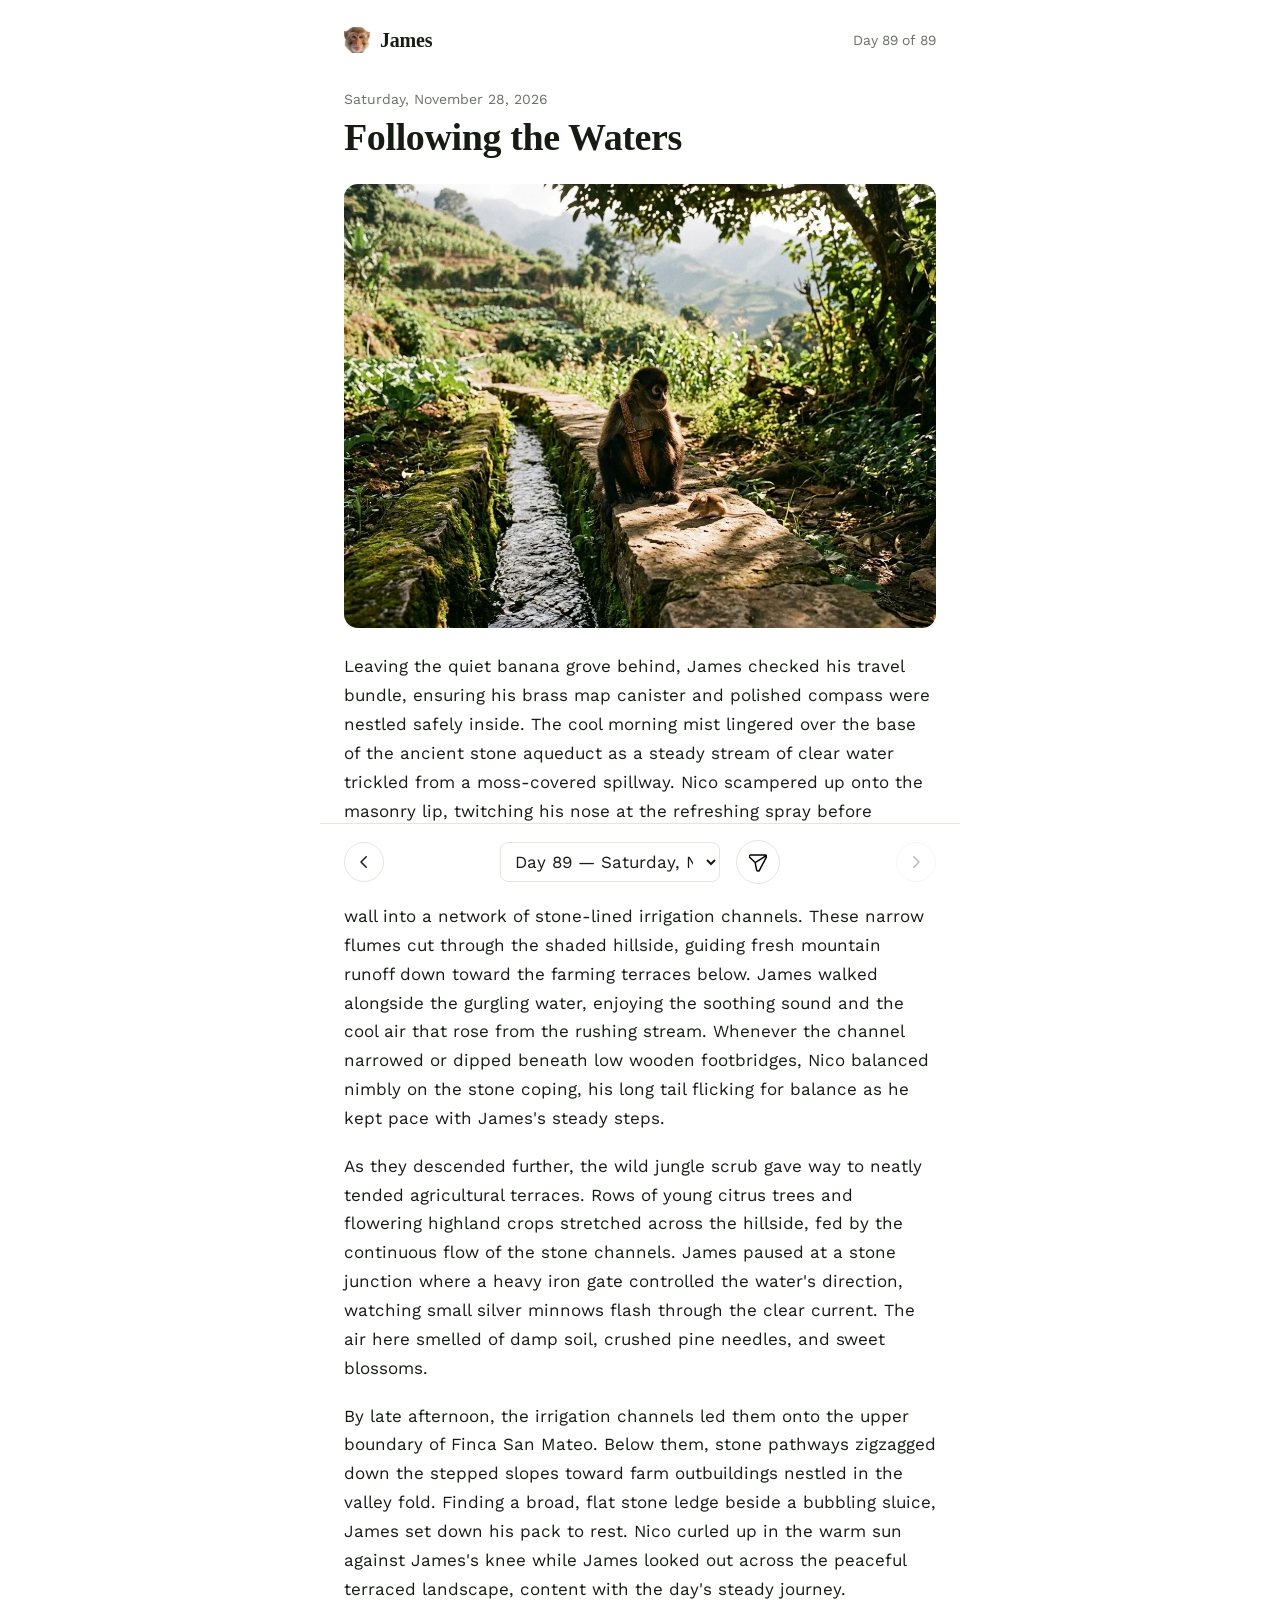
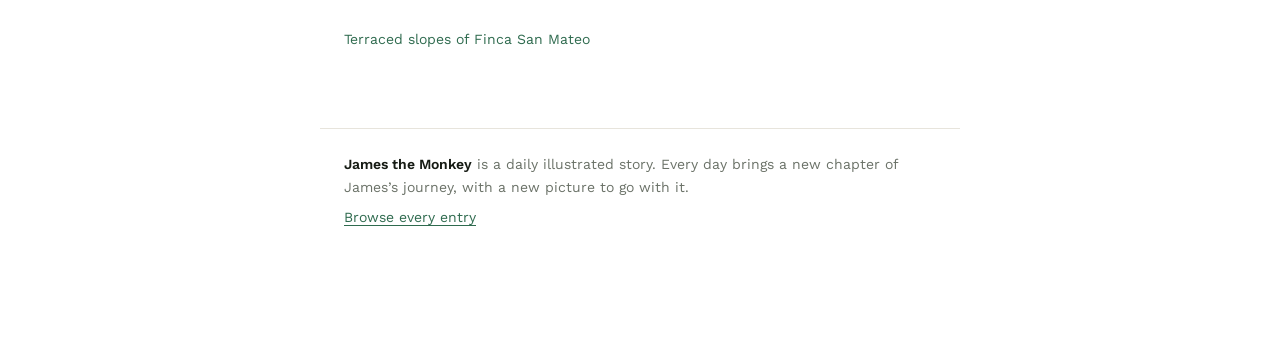
<file: index.html>
<!doctype html>
<html lang="en">
<head>
<meta charset="utf-8" />
<meta name="viewport" content="width=device-width, initial-scale=1" />
<title>James the Monkey | A Daily Illustrated Story</title>
<link rel="icon" type="image/png" href="bigjamesnobg.png" />
<meta name="description" content="James the Monkey is a daily illustrated story. Follow a curious monkey named James on his journey, with a new chapter and picture every day." />
<meta property="og:title" content="James the Monkey" id="meta-og-title" />
<meta property="og:description" content="James the Monkey is a daily illustrated story. Follow a curious monkey named James on his journey, with a new chapter and picture every day." id="meta-og-desc" />
<meta property="og:image" content="" id="meta-og-image" />
<meta property="og:type" content="website" />
<meta name="twitter:card" content="summary_large_image" />
<meta name="twitter:title" content="James the Monkey" id="meta-twitter-title" />
<meta name="twitter:description" content="James the Monkey is a daily illustrated story. Follow a curious monkey named James on his journey, with a new chapter and picture every day." id="meta-twitter-desc" />
<meta name="twitter:image" content="" id="meta-twitter-image" />
<link rel="preconnect" href="https://fonts.googleapis.com" />
<link rel="preconnect" href="https://fonts.gstatic.com" crossorigin />
<link
  href="https://fonts.googleapis.com/css2?family=Work+Sans:wght@400;500;600&display=swap"
  rel="stylesheet"
/>
<link rel="stylesheet" href="style.css?v=seo-2" />
<!-- Google tag (gtag.js) -->
<script async src="https://www.googletagmanager.com/gtag/js?id=G-J82C4984JX"></script>
<script>
  window.dataLayer = window.dataLayer || [];
  function gtag(){dataLayer.push(arguments);}
  gtag('js', new Date());

  gtag('config', 'G-J82C4984JX');
</script>
</head>
<body>
  <div id="app">
    <header class="topbar">
      <a href="./" class="wordmark" id="home-link" aria-label="Back to today">
        <img src="bigjamesnobg.png" alt="" class="mark" width="46" height="46" />
        <span class="wordmark-text">James</span>
      </a>
      <div class="day-counter" id="day-counter" aria-live="polite"></div>
    </header>

    <main id="main" aria-live="polite">
      <div class="state state-loading" id="state-loading">
        <p>Finding today's page&hellip;</p>
      </div>
    </main>

    <footer class="site-footer">
      <p><strong>James the Monkey</strong> is a daily illustrated story. Every day brings a new chapter of James&rsquo;s journey, with a new picture to go with it.</p>
      <p><a href="entries/">Browse every entry</a></p>
    </footer>

    <nav class="story-nav" id="story-nav" aria-label="Story navigation" hidden>
      <button id="prev-btn" class="nav-arrow" type="button" aria-label="Previous entry">
        <svg viewBox="0 0 24 24" aria-hidden="true"><path d="M15 5l-7 7 7 7" /></svg>
      </button>

      <div class="nav-center">
        <select id="jump-select" aria-label="Jump to an entry"></select>
        <button id="today-btn" class="today-pill" type="button" hidden>Today</button>
        <button id="share-btn" class="nav-arrow" type="button" aria-label="Share this entry" style="position: relative; width: 44px; height: 44px; display: flex; align-items: center; justify-content: center;">
          <svg viewBox="0 0 502.58 476.6" aria-hidden="true" focusable="false" width="28" height="28" style="display: block; stroke: #000; stroke-width: 40px; stroke-miterlimit: 133.33; fill: none; stroke-linecap: round; stroke-linejoin: round; transform: translateY(1px);">
            <path d="M171.47,225.83l40.24,204.52c7.6,38.61,59.48,46.3,77.94,11.54L485.14,73.92c7.56-14.24,5.98-29.97-1.58-41.95M171.47,225.83L25.31,84.34C-1.68,58.21,16.82,12.5,54.39,12.5h393.82c15.41,0,28.11,8.02,35.34,19.47M171.47,225.83L483.56,31.97M486.28,30.28l-2.73,1.69"/>
          </svg>
          <span role="status" id="share-tooltip">Share link copied to clipboard</span>
        </button>
      </div>

      <button id="next-btn" class="nav-arrow" type="button" aria-label="Next entry">
        <svg viewBox="0 0 24 24" aria-hidden="true"><path d="M9 5l7 7-7 7" /></svg>
      </button>
    </nav>
    <div class="share-link-wrap"><input id="share-link-fallback" type="text" readonly hidden aria-label="Share link: select and copy" /></div>
  </div>

  <script src="app.js"></script>
</body>
</html>
</file>
<file: style.css>
:root {
  --bg: #ffffff;
  --ink: #161b14;
  --ink-muted: #6b7268;
  --hairline: #e7e4dc;
  --accent-green: #2f6b4f;
  --accent-green-soft: #e8f0ea;
  --accent-gold: #c9861f;
  --accent-gold-soft: #fbf1de;

  --font-display: Georgia, serif;
  --font-body: "Work Sans", -apple-system, BlinkMacSystemFont, "Segoe UI", sans-serif;

  --content-width: 640px;
  --space-1: 8px;
  --space-2: 16px;
  --space-3: 24px;
  --space-4: 40px;
  --space-5: 64px;
}

* {
  box-sizing: border-box;
}

html {
  -webkit-text-size-adjust: 100%;
}

body {
  margin: 0;
  background: var(--bg);
  color: var(--ink);
  font-family: var(--font-body);
  font-size: 17px;
  line-height: 1.6;
}

a {
  color: inherit;
}

button,
select {
  font-family: inherit;
  font-size: inherit;
  color: inherit;
}

:focus-visible {
  outline: 2px solid var(--accent-green);
  outline-offset: 3px;
  border-radius: 4px;
}

#app {
  min-height: 100dvh;
  display: flex;
  flex-direction: column;
}

/* ---------- Top bar ---------- */

.topbar {
  display: flex;
  align-items: center;
  justify-content: space-between;
  max-width: var(--content-width);
  margin: 0 auto;
  width: 100%;
  padding: var(--space-3) var(--space-3) var(--space-2);
}

.wordmark {
  display: flex;
  align-items: center;
  gap: 10px;
  text-decoration: none;
}

.mark {
  width: 26px;
  height: 26px;
  fill: var(--accent-green);
}

.mark-eye {
  fill: var(--bg);
}

.wordmark-text {
  font-family: var(--font-display);
  font-weight: 700;
  font-size: 20px;
  letter-spacing: -0.01em;
}

.day-counter {
  font-size: 14px;
  color: var(--ink-muted);
  font-variant-numeric: tabular-nums;
}

/* ---------- Main entry ---------- */

main {
  flex: 1;
  max-width: var(--content-width);
  margin: 0 auto;
  width: 100%;
  padding: var(--space-2) var(--space-3) var(--space-5);
}

.state {
  padding: var(--space-5) var(--space-2);
  text-align: left;
  color: var(--ink-muted);
}

.state p {
  margin: 0 0 var(--space-2);
}

.state .retry-btn {
  border: 1px solid var(--hairline);
  background: var(--bg);
  padding: 10px 18px;
  border-radius: 8px;
  cursor: pointer;
}

.state .retry-btn:hover {
  border-color: var(--accent-green);
  color: var(--accent-green);
}

.entry {
  touch-action: pan-y;
}

.entry-date {
  font-size: 14px;
  color: var(--ink-muted);
  margin: 0 0 6px;
}

.entry-title {
  font-family: var(--font-display);
  font-weight: 700;
  font-size: clamp(28px, 5vw, 38px);
  line-height: 1.15;
  letter-spacing: -0.01em;
  margin: 0 0 var(--space-3);
}

.entry-image-wrap {
  border-radius: 14px;
  overflow: hidden;
  background: var(--accent-green-soft);
  margin-bottom: var(--space-3);
  aspect-ratio: 4 / 3;
}

.entry-image-wrap img {
  width: 100%;
  height: 100%;
  object-fit: cover;
  display: block;
}

.entry-story {
  font-size: 17px;
  line-height: 1.7;
  max-width: 68ch;
}

.entry-story p {
  margin: 0 0 1.1em;
}

.entry-story p:last-child {
  margin-bottom: 0;
}

.entry-location {
  margin-top: var(--space-3);
  font-size: 14px;
  color: var(--accent-green);
  display: flex;
  align-items: center;
  gap: 6px;
}

/* Direction-aware transition */
.entry {
  animation: entry-in 320ms ease both;
}

.entry.dir-older {
  animation-name: entry-in-from-left;
}

@keyframes entry-in {
  from {
    opacity: 0;
    transform: translateX(18px);
  }
  to {
    opacity: 1;
    transform: translateX(0);
  }
}

@keyframes entry-in-from-left {
  from {
    opacity: 0;
    transform: translateX(-18px);
  }
  to {
    opacity: 1;
    transform: translateX(0);
  }
}

@media (prefers-reduced-motion: reduce) {
  .entry {
    animation: none;
  }
}

/* ---------- Bottom nav ---------- */

.story-nav {
  position: sticky;
  bottom: 0;
  background: var(--bg);
  border-top: 1px solid var(--hairline);
  display: flex;
  align-items: center;
  justify-content: space-between;
  gap: var(--space-2);
  max-width: var(--content-width);
  margin: 0 auto;
  width: 100%;
  padding: var(--space-2) var(--space-3);
}

.nav-arrow {
  border: 1px solid var(--hairline);
  background: var(--bg);
  width: 40px;
  height: 40px;
  border-radius: 50%;
  display: flex;
  align-items: center;
  justify-content: center;
  cursor: pointer;
  flex-shrink: 0;
  transition: border-color 120ms ease, background 120ms ease;
}

.nav-arrow svg {
  width: 18px;
  height: 18px;
  fill: none;
  stroke: var(--ink);
  stroke-width: 2;
  stroke-linecap: round;
  stroke-linejoin: round;
}

.nav-arrow:hover:not(:disabled) {
  border-color: var(--accent-green);
  background: var(--accent-green-soft);
}

.nav-arrow:disabled {
  opacity: 0.3;
  cursor: default;
}

.nav-center {
  display: flex;
  align-items: center;
  gap: var(--space-2);
  min-width: 0;
  flex: 1;
  justify-content: center;
}

#jump-select {
  border: 1px solid var(--hairline);
  background: var(--bg);
  border-radius: 8px;
  padding: 8px 10px;
  max-width: 220px;
  cursor: pointer;
}

.today-pill {
  border: 1px solid var(--accent-gold);
  background: var(--accent-gold-soft);
  color: #7a5613;
  border-radius: 999px;
  padding: 7px 16px;
  cursor: pointer;
  white-space: nowrap;
  flex-shrink: 0;
}

.today-pill:hover {
  background: var(--accent-gold);
  color: #3a2a0a;
}

/* ---------- Small screens ---------- */

@media (max-width: 420px) {
  .topbar {
    padding: var(--space-2) var(--space-2) var(--space-1);
  }
  main {
    padding: var(--space-1) var(--space-2) var(--space-4);
  }
  .story-nav {
    padding: var(--space-1) var(--space-2);
  }
  #jump-select {
    max-width: 140px;
  }
}

/* Clipboard fallback stays readable without squeezing the navigation controls. */
.share-link-wrap { max-width: var(--content-width); width: 100%; margin: 0 auto; padding: 0 var(--space-3); }
#share-link-fallback { width: 100%; min-width: 0; padding: 8px; border: 1px solid var(--hairline); border-radius: 8px; background: var(--bg); color: var(--ink); }

/* ---------- Site footer ---------- */

.site-footer {
  max-width: var(--content-width);
  width: 100%;
  margin: 0 auto;
  padding: var(--space-3) var(--space-3) var(--space-4);
  border-top: 1px solid var(--hairline);
  font-size: 14px;
  line-height: 1.6;
  color: var(--ink-muted);
}

.site-footer p {
  margin: 0 0 var(--space-1);
}

.site-footer strong {
  color: var(--ink);
  font-weight: 600;
}

.site-footer a {
  color: var(--accent-green);
  text-underline-offset: 3px;
}

/* ---------- Archive page ---------- */

.archive-intro {
  margin: 0 0 var(--space-3);
  color: var(--ink-muted);
}

.archive-list {
  list-style: none;
  margin: 0;
  padding: 0;
}

.archive-list li {
  display: flex;
  flex-wrap: wrap;
  align-items: baseline;
  justify-content: space-between;
  gap: 2px var(--space-2);
  padding: 12px 0;
  border-bottom: 1px solid var(--hairline);
}

.archive-list a {
  text-decoration: none;
  min-width: 0;
}

.archive-list a:hover .archive-title {
  color: var(--accent-green);
  text-decoration: underline;
  text-underline-offset: 3px;
}

.archive-day {
  font-size: 14px;
  color: var(--ink-muted);
  margin-right: 6px;
}

.archive-title {
  font-family: var(--font-display);
  font-weight: 700;
  font-size: 18px;
}

.archive-list time {
  font-size: 14px;
  color: var(--ink-muted);
  white-space: nowrap;
}

@media (max-width: 420px) {
  .site-footer {
    padding: var(--space-2) var(--space-2) var(--space-3);
  }
}

/* ---------- Share tooltip ---------- */

#share-tooltip {
  position: absolute;
  bottom: 120%;
  left: 50%;
  transform: translateX(-50%);
  background: var(--text, #333);
  color: var(--bg, #fff);
  padding: 4px 8px;
  border-radius: 4px;
  font-size: 12px;
  white-space: nowrap;
  pointer-events: none;
  opacity: 0;
  transition: opacity 0.2s ease;
  z-index: 10;
}

/* On narrow screens the share button sits near the right edge, so a centred
   tooltip would spill past the viewport and allow sideways scrolling. */
@media (max-width: 480px) {
  #share-tooltip {
    left: auto;
    right: 0;
    transform: none;
  }
}
</file>
